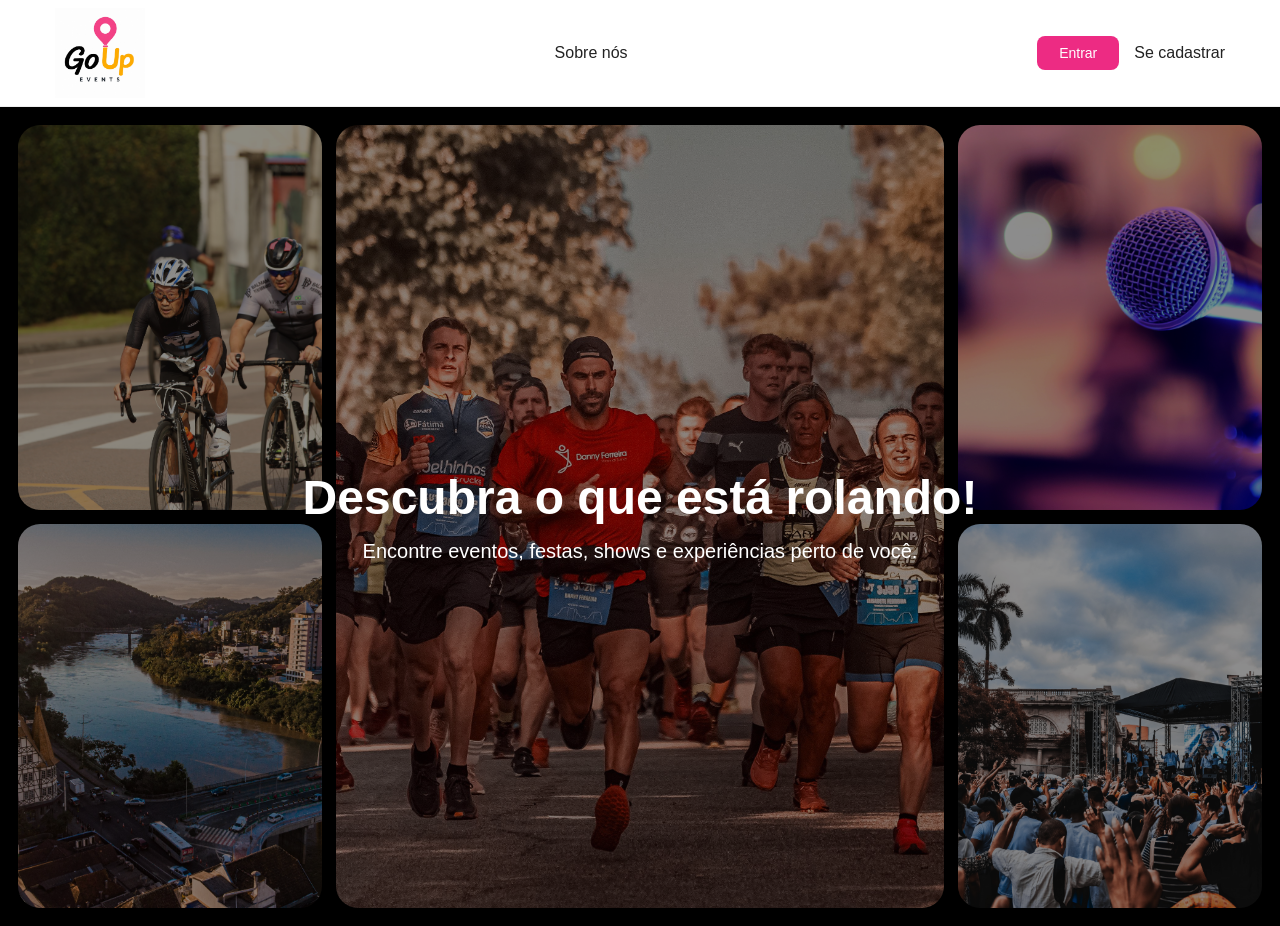
<file: GoUp-Events/index.html>
<!DOCTYPE html>
<html lang="pt-BR">

<head>
    <meta charset="UTF-8">
    <meta name="viewport" content="width=device-width, initial-scale=1.0">

    <link rel="stylesheet" href="css/style.css">

    <title>GoUp Events</title>
</head>

<body>

    <!-- CABEÇALHO -->
    <header>
        <nav>

            <div class="logo">
                <img src="assets/logo.jpg" alt="GoUp">
            </div>

            <ul>
            
                <li><a href="#">Sobre nós</a></li>
            </ul>

            <div class="login-area">
                <button class="btn-entrar" id="btnEntrar">Entrar</button>
                <a href="#" id="abrirCadastro">Se cadastrar</a>
            </div>

        </nav>
    </header>


    <!-- ÁREA PRINCIPAL -->
    <section class="hero">

        <!-- TEXTO CENTRAL -->
        <div class="hero-conteudo">

            <h1>
                Descubra o que está rolando!
            </h1>

            <p>
                Encontre eventos, festas, shows e experiências perto de você.
            </p>

        </div>


        <!-- MOSAICO DE IMAGENS -->
        <div class="mosaico">

            <div class="foto foto1">
                <img src="assets/ciclismo.jpg" alt="Evento de ciclismo">
            </div>

            <div class="foto foto2">
                <img src="assets/esporte.jpg" alt="Evento esportivo">
            </div>

            <div class="foto foto3">
                <img src="assets/festa.jpg" alt="Evento de festa">
            </div>

            <div class="foto foto4">
                <img src="assets/oktoberfest.jpg" alt="Oktoberfest">
            </div>

            <div class="foto foto5">
                <img src="assets/show.jpg" alt="Show musical">
            </div>

            <!-- ESCURECIMENTO DAS FOTOS -->
            <div class="camada"></div>

        </div>

    </section>


    <!-- MODAL DE LOGIN -->
    <div id="modalLogin" class="modal-login">

        <div class="login-box">

            <button id="fecharLogin" class="fechar">×</button>

            <h2>Entrar</h2>

            <input 
                type="email" 
                id="emailLogin" 
                placeholder="E-mail"
            >

            <input 
                type="password" 
                id="senhaLogin" 
                placeholder="Senha"
            >

            <button id="confirmarLogin" class="btn-login">
                Entrar
            </button>

            <p>
                Ainda não tem uma conta?
                <a href="#" class="btn-cadastro" id="btnCadastro">Se cadastrar</a>
            </p>

        </div>

    </div>


</div>


<!-- MODAL DE CADASTRO -->
<div id="modalCadastro" class="modal-login">

    <div class="login-box">

        <button id="fecharCadastro" class="fechar">×</button>

        <h2>Criar conta</h2>

        <input
            type="text"
            id="nomeCadastro"
            placeholder="Nome"
        >

        <input
            type="email"
            id="emailCadastro"
            placeholder="E-mail"
        >

        <input
            type="password"
            id="senhaCadastro"
            placeholder="Senha"
        >

        <input
            type="password"
            id="confirmarSenha"
            placeholder="Confirmar senha"
        >

        <button type="button" id="confirmarCadastro">
            Cadastrar
        </button>

        <p>
            Já possui uma conta?
            <a href="#" id="voltarLogin">Entrar</a>
        </p>

</div>


<!-- JAVASCRIPT -->
<script src="js/script.js"></script>

</body>

</html>
</file>
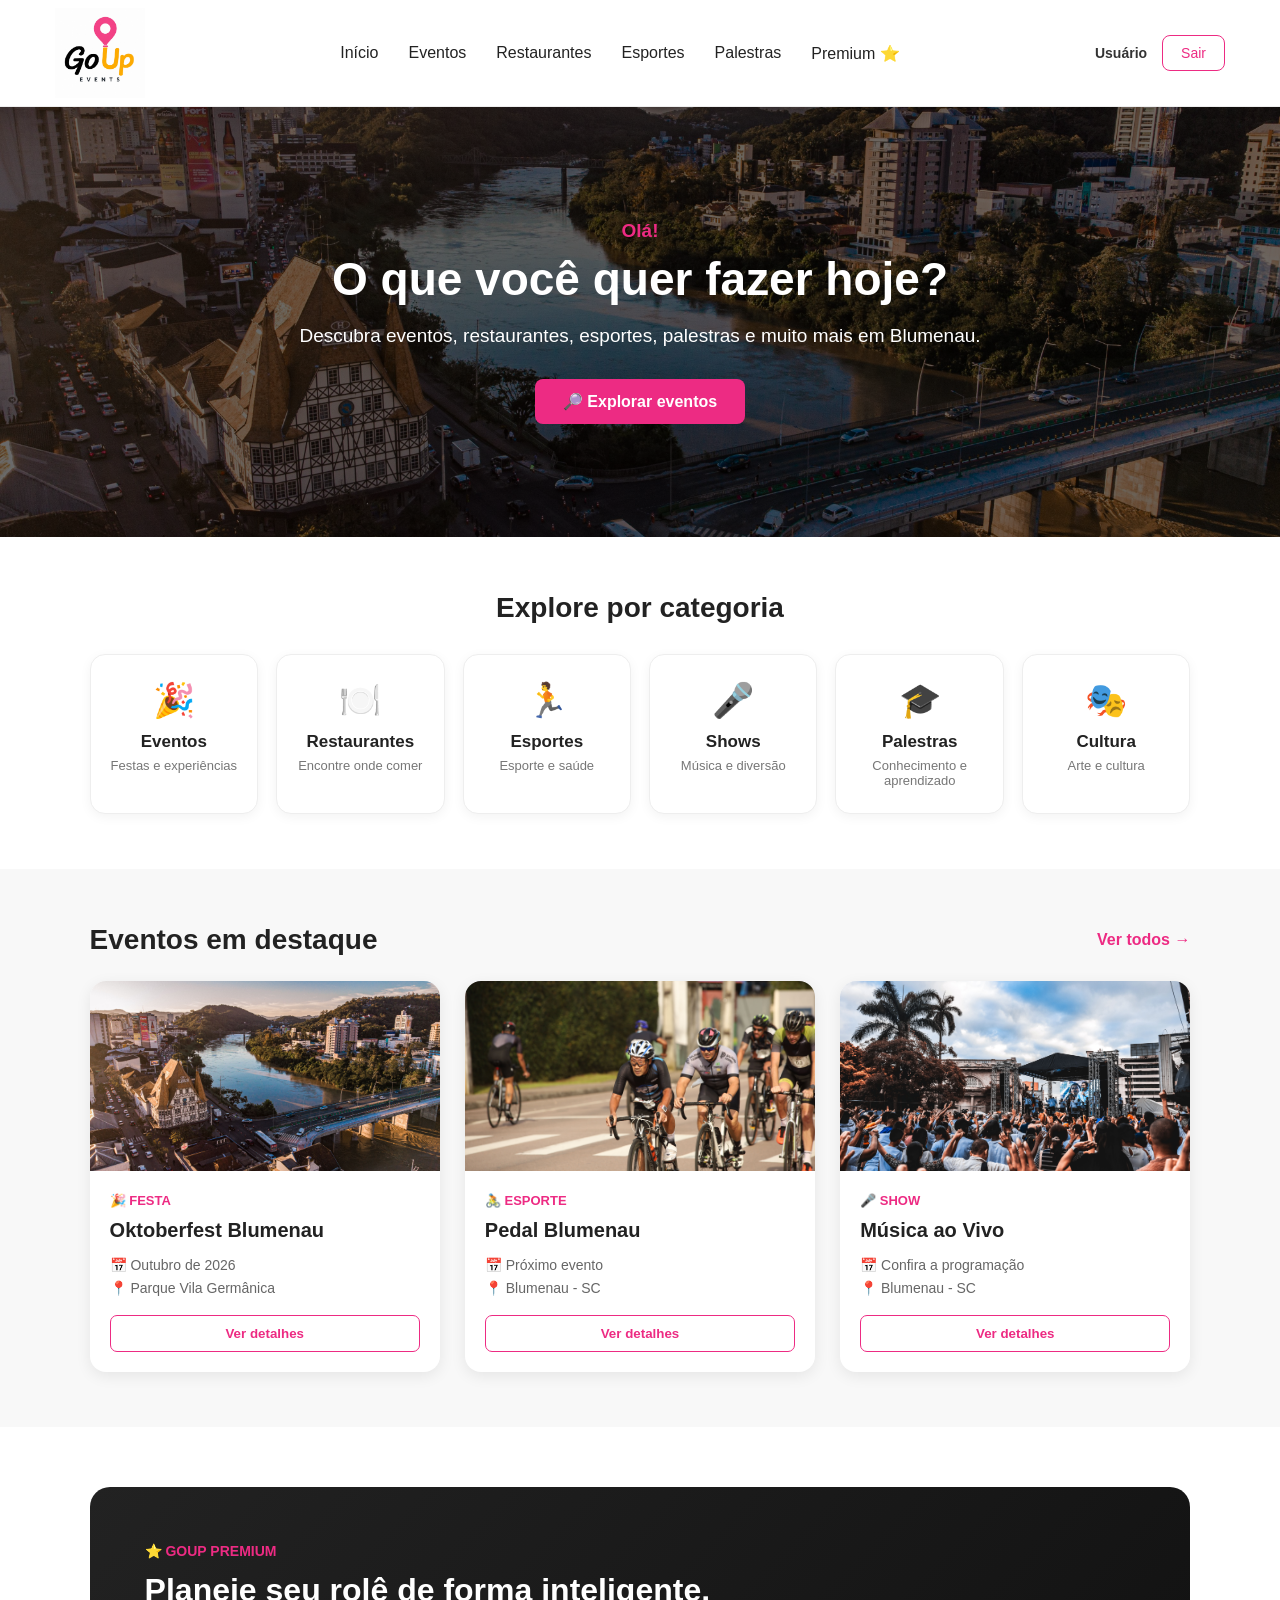
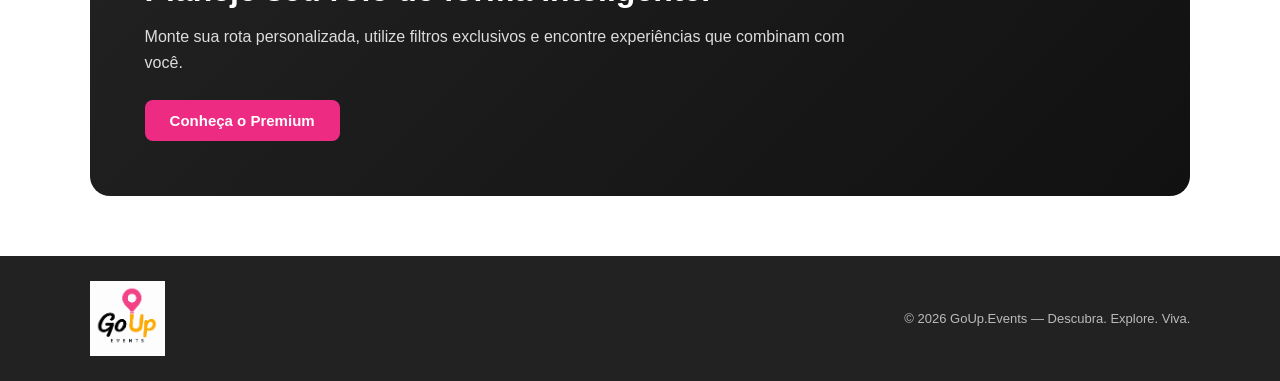
<file: GoUp-Events/home.html>
<!DOCTYPE html>
<html lang="pt-BR">

<head>

    <meta charset="UTF-8">

    <meta name="viewport" content="width=device-width, initial-scale=1.0">

    <link rel="stylesheet" href="css/style.css">

    <title>GoUp Events</title>

</head>


<body>


    <!-- =========================
         CABEÇALHO
    ========================= -->

    <header>

        <nav>


            <!-- LOGO -->

            <div class="logo">

                <img src="assets/logo.jpg" alt="GoUp Events">

            </div>


            <!-- MENU -->

            <ul>

                <li>
                    <a href="#">Início</a>
                </li>

                <li>
                    <a href="#">Eventos</a>
                </li>

                <li>
                    <a href="#">Restaurantes</a>
                </li>

                <li>
                    <a href="#">Esportes</a>
                </li>

                <li>
                    <a href="#">Palestras</a>
                </li>

                <li>
                    <a href="#">Premium ⭐</a>
                </li>

            </ul>


            <!-- USUÁRIO -->

            <div class="usuario-area">

                <span id="nomeUsuario">
                    Usuário
                </span>

                <button
                    id="btnSair"
                    class="btn-sair">

                    Sair

                </button>

            </div>


        </nav>

    </header>



    <!-- =========================
         CONTEÚDO PRINCIPAL
    ========================= -->

    <main>


        <!-- =========================
             BANNER PRINCIPAL
        ========================= -->

        <section class="home-hero">


            <div class="home-conteudo">


                <p
                    class="saudacao"
                    id="saudacao">

                    Olá!

                </p>


                <h1>

                    O que você quer fazer hoje?

                </h1>


                <p>

                    Descubra eventos, restaurantes,
                    esportes, palestras e muito mais
                    em Blumenau.

                </p>


                <button class="btn-explorar">

                    🔎 Explorar eventos

                </button>


            </div>


        </section>



        <!-- =========================
             CATEGORIAS
        ========================= -->

        <section class="categorias">


            <h2>

                Explore por categoria

            </h2>


            <div class="categorias-container">


                <!-- EVENTOS -->

                <a href="eventos.html" class="categoria-card">

                    <span>🎉</span>
                
                    <h3>
                        Eventos
                    </h3>
                
                    <p>
                        Festas e experiências
                    </p>
                
                </a>


                <!-- RESTAURANTES -->

                <div class="categoria-card">

                    <span>🍽️</span>

                    <h3>
                        Restaurantes
                    </h3>

                    <p>
                        Encontre onde comer
                    </p>

                </div>


                <!-- ESPORTES -->

                <div class="categoria-card">

                    <span>🏃</span>

                    <h3>
                        Esportes
                    </h3>

                    <p>
                        Esporte e saúde
                    </p>

                </div>


                <!-- SHOWS -->

                <div class="categoria-card">

                    <span>🎤</span>

                    <h3>
                        Shows
                    </h3>

                    <p>
                        Música e diversão
                    </p>

                </div>


                <!-- PALESTRAS -->

                <div class="categoria-card">

                    <span>🎓</span>

                    <h3>
                        Palestras
                    </h3>

                    <p>
                        Conhecimento e aprendizado
                    </p>

                </div>


                <!-- CULTURA -->

                <div class="categoria-card">

                    <span>🎭</span>

                    <h3>
                        Cultura
                    </h3>

                    <p>
                        Arte e cultura
                    </p>

                </div>


            </div>

        </section>



        <!-- =========================
             EVENTOS EM DESTAQUE
        ========================= -->

        <section class="destaques">


            <div class="titulo-secao">


                <h2>
                    Eventos em destaque
                </h2>


                <a href="#">
                    Ver todos →
                </a>


            </div>



            <div class="eventos-container">


               <!-- EVENTO 1 -->
<div class="evento-card">

    <img
        src="assets/oktoberfest.jpg"
        alt="Oktoberfest Blumenau">

    <div class="evento-info">

        <span class="evento-categoria">
            🎉 FESTA
        </span>

        <h3>
            Oktoberfest Blumenau
        </h3>

        <p>
            📅 Outubro de 2026
        </p>

        <p>
            📍 Parque Vila Germânica
        </p>

        <button>
            Ver detalhes
        </button>

    </div>

</div>


<!-- EVENTO 2 -->
<div class="evento-card">

    <img
        src="assets/ciclismo.jpg"
        alt="Evento de ciclismo">

    <div class="evento-info">

        <span class="evento-categoria">
            🚴 ESPORTE
        </span>

        <h3>
            Pedal Blumenau
        </h3>

        <p>
            📅 Próximo evento
        </p>

        <p>
            📍 Blumenau - SC
        </p>

        <button>
            Ver detalhes
        </button>

    </div>

</div>


<!-- EVENTO 3 -->
<div class="evento-card">

    <img
        src="assets/show.jpg"
        alt="Show musical">

    <div class="evento-info">

        <span class="evento-categoria">
            🎤 SHOW
        </span>

        <h3>
            Música ao Vivo
        </h3>

        <p>
            📅 Confira a programação
        </p>

        <p>
            📍 Blumenau - SC
        </p>

        <button>
            Ver detalhes
        </button>

    </div>

</div>
            </div>


        </section>



        <!-- =========================
             GOUP PREMIUM
        ========================= -->

        <section class="premium">


            <div class="premium-conteudo">


                <span>

                    ⭐ GOUP PREMIUM

                </span>


                <h2>

                    Planeje seu rolê
                    de forma inteligente.

                </h2>


                <p>

                    Monte sua rota personalizada,
                    utilize filtros exclusivos e
                    encontre experiências que
                    combinam com você.

                </p>


                <button>

                    Conheça o Premium

                </button>


            </div>


        </section>


    </main>



    <!-- =========================
         RODAPÉ
    ========================= -->

    <footer>


        <div class="logo">

            <img
                src="assets/logo.jpg"
                alt="GoUp Events">

        </div>


        <p>

            © 2026 GoUp.Events —
            Descubra. Explore. Viva.

        </p>


    </footer>



    <!-- =========================
         JAVASCRIPT
    ========================= -->

    <script>

        // Recupera o nome salvo no cadastro

        const nome = localStorage.getItem("nome");


        // Mostra o nome do usuário

        if (nome) {

            document.getElementById("nomeUsuario").textContent =
                "👤 " + nome;


            document.getElementById("saudacao").textContent =
                "Olá, " + nome + "!";

        }



        // BOTÃO SAIR

        document
            .getElementById("btnSair")
            .addEventListener("click", function() {

                window.location.href = "index.html";

            });


    </script>


</body>

</html>
</file>
<file: GoUp-Events/css/style.css>
/* =========================
   CONFIGURAÇÕES GERAIS
========================= */

* {
    margin: 0;
    padding: 0;
    box-sizing: border-box;
}

body {
    font-family: Arial, sans-serif;
    background-color: #ffffff;
}


/* =========================
   CABEÇALHO
========================= */

header {
    position: relative;
    z-index: 100;

    width: 100%;

    background-color: #ffffff;

    padding: 8px 55px;

    border-bottom: 1px solid #eeeeee;
}

nav {
    display: flex;

    align-items: center;

    justify-content: space-between;

    min-height: 65px;
}


/* =========================
   LOGO
========================= */

.logo {
    display: flex;

    align-items: center;
}

.logo img {
    width: 90px;

    height: auto;

    display: block;
}


/* =========================
   MENU
========================= */

nav ul {
    display: flex;

    list-style: none;

    gap: 30px;

    margin-left: auto;
    margin-right: auto;
}

nav a {
    color: #222222;

    text-decoration: none;

    font-weight: 500;
}

nav a:hover {
    color: #ed2b83;
}


/* =========================
   ÁREA DE LOGIN
========================= */

.login-area {
    display: flex;
    align-items: center;
    gap: 15px;
}


/* =========================
   BOTÃO ENTRAR
========================= */

.btn-entrar {
    background-color: #ed2b83;

    color: white;

    border: none;

    padding: 9px 22px;

    border-radius: 8px;

    cursor: pointer;

    font-size: 14px;
}

.btn-entrar:hover {
    background-color: #d91d72;
}


/* =========================
   SE CADASTRAR
========================= */

.btn-cadastro {
    color: #ed2b83;

    font-size: 13px;

    text-decoration: none;
}

.btn-cadastro:hover {
    text-decoration: underline;
}


/* =========================
   ÁREA PRINCIPAL
========================= */

.hero {
    position: relative;

    width: 100%;

    height: calc(100vh - 81px);

    overflow: hidden;

    display: flex;

    align-items: center;

    justify-content: center;

    text-align: center;

    background-color: #000000;

    color: white;
}


/* =========================
   MOSAICO
========================= */

.mosaico {
    position: absolute;

    inset: 0;

    display: grid;

    grid-template-columns: 1fr 2fr 1fr;

    grid-template-rows: 1fr 1fr;

    grid-template-areas:
        "foto1 foto2 foto3"
        "foto4 foto2 foto5";

    gap: 14px;

    padding: 18px;

    z-index: 0;
}


/* =========================
   FOTOS
========================= */

.foto {
    overflow: hidden;

    border-radius: 22px;
}

.foto img {
    width: 100%;

    height: 100%;

    display: block;

    object-fit: cover;
}


/* =========================
   POSIÇÃO DAS FOTOS
========================= */

.foto1 {
    grid-area: foto1;
}

.foto2 {
    grid-area: foto2;
}

.foto3 {
    grid-area: foto3;
}

.foto4 {
    grid-area: foto4;
}

.foto5 {
    grid-area: foto5;
}


/* =========================
   CAMADA ESCURA
========================= */

.camada {
    position: absolute;

    inset: 0;

    background-color: rgba(0, 0, 0, 0.45);

    z-index: 1;
}


/* =========================
   CONTEÚDO CENTRAL
========================= */

.hero-conteudo {
    position: relative;

    z-index: 2;

    width: 100%;

    max-width: 900px;

    margin: 0 auto;

    text-align: center;
}

.hero-conteudo h1 {
    font-size: 48px;

    margin-bottom: 15px;

    text-align: center;
}

.hero-conteudo p {
    font-size: 20px;

    text-align: center;
}

/* =========================
   MODAL DE LOGIN
========================= */

.modal-login {
    display: none;

    position: fixed;

    inset: 0;

    background-color: rgba(0, 0, 0, 0.6);

    z-index: 200;

    justify-content: center;

    align-items: center;
}

.login-box {
    position: relative;

    width: 380px;

    padding: 35px;

    background-color: white;

    border-radius: 15px;

    text-align: center;
}

.login-box h2 {
    margin-bottom: 25px;

    font-size: 28px;
}

.login-box input {
    width: 100%;

    padding: 13px;

    margin-bottom: 15px;

    border: 1px solid #dddddd;

    border-radius: 8px;

    font-size: 15px;

    outline: none;
}

.btn-login {
    width: 100%;

    padding: 13px;

    border: none;

    border-radius: 8px;

    background-color: #ed2b83;

    color: white;

    font-size: 16px;

    cursor: pointer;
}

.btn-login:hover {
    background-color: #d91d72;
}

.login-box p {
    margin-top: 20px;

    font-size: 14px;

    color: #555555;
}

.login-box p a {
    color: #ed2b83;

    text-decoration: none;
}

.fechar {
    position: absolute;

    top: 10px;

    right: 15px;

    border: none;

    background: none;

    font-size: 28px;

    cursor: pointer;

    color: #555555;
}

/* =========================
   HOME - PÁGINA DO USUÁRIO
========================= */

.home-hero {
    min-height: 430px;

    display: flex;
    align-items: center;
    justify-content: center;

    text-align: center;

    padding: 60px 20px;

    color: white;

    background:
        linear-gradient(
            rgba(0, 0, 0, 0.58),
            rgba(0, 0, 0, 0.58)
        ),
        url("../assets/oktoberfest.jpg");

    background-size: cover;
    background-position: center;
}


/* =========================
   CONTEÚDO DO BANNER
========================= */

.home-conteudo {
    width: 100%;
    max-width: 850px;
}


.saudacao {
    margin-bottom: 10px;

    color: #ed2b83;

    font-size: 19px;
    font-weight: bold;
}


.home-conteudo h1 {
    margin-bottom: 15px;

    font-size: 46px;
}


.home-conteudo > p:not(.saudacao) {
    margin-bottom: 28px;

    font-size: 19px;
    line-height: 1.6;
}


/* =========================
   BOTÃO EXPLORAR
========================= */

.btn-explorar {
    padding: 13px 28px;

    border: none;
    border-radius: 8px;

    background-color: #ed2b83;

    color: white;

    font-size: 16px;
    font-weight: bold;

    cursor: pointer;

    transition: 0.3s;
}


.btn-explorar:hover {
    background-color: #d91d72;

    transform: translateY(-2px);
}


/* =========================
   CATEGORIAS
========================= */

.categorias {
    padding: 55px 7%;

    background-color: #ffffff;

    text-align: center;
}


.categorias h2 {
    margin-bottom: 30px;

    color: #222222;

    font-size: 28px;
}


.categorias-container {
    display: grid;

    grid-template-columns: repeat(6, 1fr);

    gap: 18px;
}


.categoria-card {
    padding: 25px 15px;

    border: 1px solid #eeeeee;
    border-radius: 15px;

    background-color: white;

    cursor: pointer;

    box-shadow: 0 3px 12px rgba(0, 0, 0, 0.05);

    transition: 0.3s;
}


.categoria-card:hover {
    border-color: #ed2b83;

    transform: translateY(-5px);

    box-shadow: 0 8px 20px rgba(237, 43, 131, 0.15);
}


.categoria-card span {
    display: block;

    margin-bottom: 12px;

    font-size: 34px;
}


.categoria-card h3 {
    margin-bottom: 6px;

    color: #222222;

    font-size: 17px;
}


.categoria-card p {
    color: #777777;

    font-size: 13px;
}


/* =========================
   EVENTOS EM DESTAQUE
========================= */

.destaques {
    padding: 55px 7%;

    background-color: #f8f8f8;
}


.titulo-secao {
    display: flex;

    align-items: center;
    justify-content: space-between;

    margin-bottom: 25px;
}


.titulo-secao h2 {
    margin: 0;

    color: #222222;

    font-size: 28px;
}


.titulo-secao a {
    color: #ed2b83;

    font-weight: bold;

    text-decoration: none;
}


.titulo-secao a:hover {
    text-decoration: underline;
}


/* =========================
   CARDS DOS EVENTOS
========================= */

.eventos-container {
    display: grid;

    grid-template-columns: repeat(3, 1fr);

    gap: 25px;
}


.evento-card {
    overflow: hidden;

    border-radius: 16px;

    background-color: white;

    box-shadow: 0 4px 15px rgba(0, 0, 0, 0.08);

    transition: 0.3s;
}


.evento-card:hover {
    transform: translateY(-5px);

    box-shadow: 0 8px 25px rgba(0, 0, 0, 0.12);
}


.evento-card > img {
    width: 100%;
    height: 190px;

    display: block;

    object-fit: cover;
}


.evento-info {
    padding: 20px;
}


.evento-categoria {
    color: #ed2b83;

    font-size: 13px;
    font-weight: bold;
}


.evento-info h3 {
    margin: 10px 0 15px;

    color: #222222;

    font-size: 20px;
}


.evento-info p {
    margin-bottom: 7px;

    color: #666666;

    font-size: 14px;
}


.evento-info button {
    width: 100%;

    margin-top: 12px;

    padding: 10px;

    border: 1px solid #ed2b83;
    border-radius: 7px;

    background-color: white;

    color: #ed2b83;

    font-weight: bold;

    cursor: pointer;

    transition: 0.3s;
}


.evento-info button:hover {
    background-color: #ed2b83;

    color: white;
}


/* =========================
   GOUP PREMIUM
========================= */

.premium {
    margin: 60px 7%;

    padding: 55px;

    border-radius: 20px;

    background:
        linear-gradient(
            135deg,
            #222222,
            #111111
        );

    color: white;
}


.premium-conteudo {
    max-width: 700px;
}


.premium-conteudo > span {
    color: #ed2b83;

    font-size: 14px;
    font-weight: bold;
}


.premium-conteudo h2 {
    margin: 12px 0 15px;

    font-size: 32px;
}


.premium-conteudo p {
    margin-bottom: 25px;

    color: #dddddd;

    line-height: 1.6;
}


.premium-conteudo button {
    padding: 12px 25px;

    border: none;
    border-radius: 8px;

    background-color: #ed2b83;

    color: white;

    font-size: 15px;
    font-weight: bold;

    cursor: pointer;
}


.premium-conteudo button:hover {
    background-color: #d91d72;
}


/* =========================
   USUÁRIO NO CABEÇALHO
========================= */

.usuario-area {
    display: flex;

    align-items: center;

    gap: 15px;
}


#nomeUsuario {
    color: #333333;

    font-size: 14px;
    font-weight: bold;
}


.btn-sair {
    padding: 9px 18px;

    border: 1px solid #ed2b83;
    border-radius: 8px;

    background-color: white;

    color: #ed2b83;

    font-size: 14px;

    cursor: pointer;

    transition: 0.3s;
}


.btn-sair:hover {
    background-color: #ed2b83;

    color: white;
}


/* =========================
   RODAPÉ
========================= */

footer {
    display: flex;

    align-items: center;
    justify-content: space-between;

    padding: 25px 7%;

    background-color: #222222;

    color: white;
}


footer .logo img {
    width: 75px;
}


footer p {
    color: #bbbbbb;

    font-size: 13px;
}


/* =========================
   RESPONSIVIDADE
========================= */

@media (max-width: 1100px) {

    .categorias-container {
        grid-template-columns: repeat(3, 1fr);
    }

    .eventos-container {
        grid-template-columns: repeat(2, 1fr);
    }

}


@media (max-width: 800px) {

    header {
        padding: 8px 20px;
    }

    nav ul {
        gap: 15px;
    }

    .home-conteudo h1 {
        font-size: 36px;
    }

    .eventos-container {
        grid-template-columns: 1fr;
    }

}


@media (max-width: 600px) {

    nav {
        flex-wrap: wrap;

        gap: 15px;
    }

    nav ul {
        order: 3;

        width: 100%;

        justify-content: center;

        flex-wrap: wrap;
    }

    .categorias-container {
        grid-template-columns: repeat(2, 1fr);
    }

    .premium {
        margin: 30px 5%;

        padding: 35px 25px;
    }

    .premium-conteudo h2 {
        font-size: 26px;
    }

    footer {
        flex-direction: column;

        gap: 15px;

        text-align: center;
    }

}
/* =========================
   LINKS DAS CATEGORIAS
========================= */

.categoria-card {
    text-decoration: none;
    color: inherit;
}

/* =========================
   PÁGINA DE CATEGORIA
========================= */

.pagina-categoria {
    min-height: calc(100vh - 81px);

    background-color: #f8f8f8;

    padding-bottom: 70px;
}


/* =========================
   TOPO DA CATEGORIA
========================= */

.categoria-topo {
    padding: 60px 7% 35px;

    text-align: center;
}


.categoria-topo p {
    margin-bottom: 10px;

    color: #ed2b83;

    font-size: 14px;

    font-weight: bold;
}


.categoria-topo h1 {
    margin-bottom: 12px;

    color: #222222;

    font-size: 40px;
}


.categoria-topo span {
    color: #666666;

    font-size: 17px;
}


/* =========================
   FILTROS
========================= */

.filtros {
    display: flex;

    justify-content: center;

    gap: 12px;

    margin-bottom: 40px;

    flex-wrap: wrap;
}


.filtro {
    padding: 10px 20px;

    border: 1px solid #dddddd;

    border-radius: 20px;

    background-color: white;

    color: #555555;

    cursor: pointer;

    font-size: 14px;

    transition: 0.3s;
}


.filtro:hover,
.filtro.ativo {
    border-color: #ed2b83;

    background-color: #ed2b83;

    color: white;
}


/* =========================
   LISTA DE EVENTOS
========================= */

.lista-eventos {
    display: grid;

    grid-template-columns: repeat(3, 1fr);

    gap: 25px;

    padding: 0 7%;
}


.lista-eventos .evento-card {
    background-color: white;

    border-radius: 16px;

    overflow: hidden;

    box-shadow: 0 4px 15px rgba(0, 0, 0, 0.08);

    transition: 0.3s;
}


.lista-eventos .evento-card:hover {
    transform: translateY(-5px);

    box-shadow: 0 8px 25px rgba(0, 0, 0, 0.12);
}


.lista-eventos .evento-card img {
    width: 100%;

    height: 210px;

    object-fit: cover;

    display: block;
}


/* =========================
   RESPONSIVIDADE
========================= */

@media (max-width: 900px) {

    .lista-eventos {
        grid-template-columns: repeat(2, 1fr);
    }

}


@media (max-width: 600px) {

    .lista-eventos {
        grid-template-columns: 1fr;
    }

    .categoria-topo h1 {
        font-size: 32px;
    }

}

/* =========================
   MODAL DE EVENTO
========================= */

.modal-evento {
    display: none;

    position: fixed;

    top: 0;
    left: 0;

    width: 100%;
    height: 100%;

    background: rgba(0, 0, 0, 0.65);

    justify-content: center;
    align-items: center;

    z-index: 9999;

    padding: 20px;
}


.modal-evento.ativo {
    display: flex;
}


.modal-evento-conteudo {
    position: relative;

    background: white;

    width: 100%;
    max-width: 650px;

    max-height: 90vh;

    overflow-y: auto;

    border-radius: 20px;

    box-shadow: 0 15px 50px rgba(0, 0, 0, 0.25);

    overflow: hidden;
}


.modal-evento-conteudo > img {
    width: 100%;
    height: 280px;

    object-fit: cover;

    display: block;
}


.modal-evento-info {
    padding: 28px;
}


.modal-evento-info h2 {
    font-size: 28px;

    margin: 10px 0 20px;

    color: #111;
}


.modal-evento-info p {
    color: #555;

    margin: 12px 0;

    line-height: 1.5;
}


.fechar-modal {
    position: absolute;

    top: 15px;
    right: 15px;

    width: 38px;
    height: 38px;

    border: none;

    border-radius: 50%;

    background: rgba(0, 0, 0, 0.65);

    color: white;

    font-size: 18px;

    cursor: pointer;

    z-index: 2;
}


.fechar-modal:hover {
    background: #ed2b7a;
}


.btn-como-chegar {
    width: 100%;

    margin-top: 20px;

    padding: 13px;

    border: none;

    border-radius: 8px;

    background: #ed2b7a;

    color: white;

    font-size: 15px;

    font-weight: bold;

    cursor: pointer;
}


.btn-como-chegar:hover {
    opacity: 0.9;
}


/* =========================
   RESPONSIVO
========================= */

@media (max-width: 600px) {

    .modal-evento-conteudo {
        max-width: 95%;
    }


    .modal-evento-conteudo > img {
        height: 200px;
    }


    .modal-evento-info {
        padding: 20px;
    }


    .modal-evento-info h2 {
        font-size: 23px;
    }

}

/* =========================
   BOTÃO CADASTRAR
========================= */

#confirmarCadastro {
    width: 100%;
    padding: 13px;
    margin-top: 15px;

    border: none;
    border-radius: 8px;

    background: #ed2b7a;
    color: white;

    font-size: 16px;
    font-weight: 500;

    cursor: pointer;
}

#confirmarCadastro:hover {
    opacity: 0.9;
}
</file>
